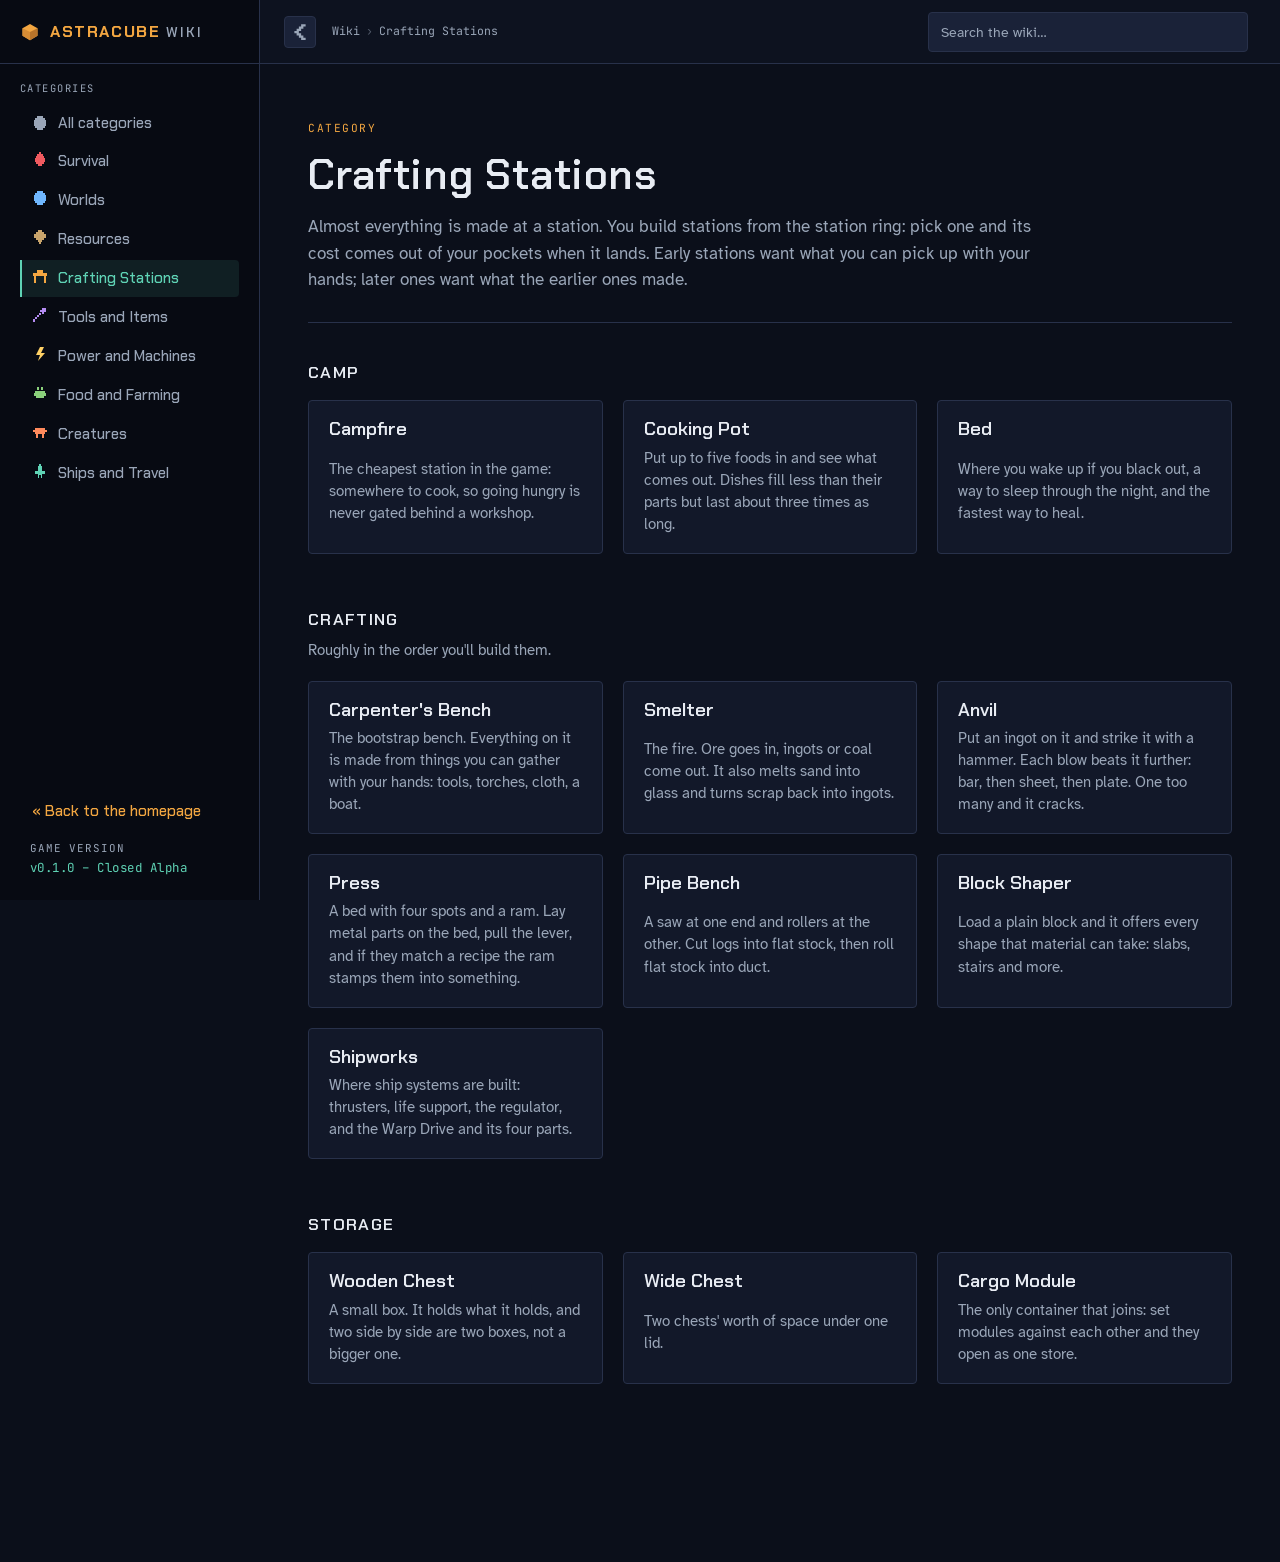
<file: wiki/blueprints.html>
<!doctype html>
<html lang="en">
  <head>
    <meta charset="utf-8">
    <title>Moved · AstraCube Wiki</title>
    <meta http-equiv="refresh" content="0; url=category.html?c=stations">
    <link rel="canonical" href="category.html?c=stations">
  </head>
  <body style="background:#0b0f1a;color:#e8ecf3;font-family:sans-serif;padding:24px">
    This page has moved to the <a style="color:#5fd3b5" href="category.html?c=stations">new wiki</a>.
  </body>
</html>
</file>
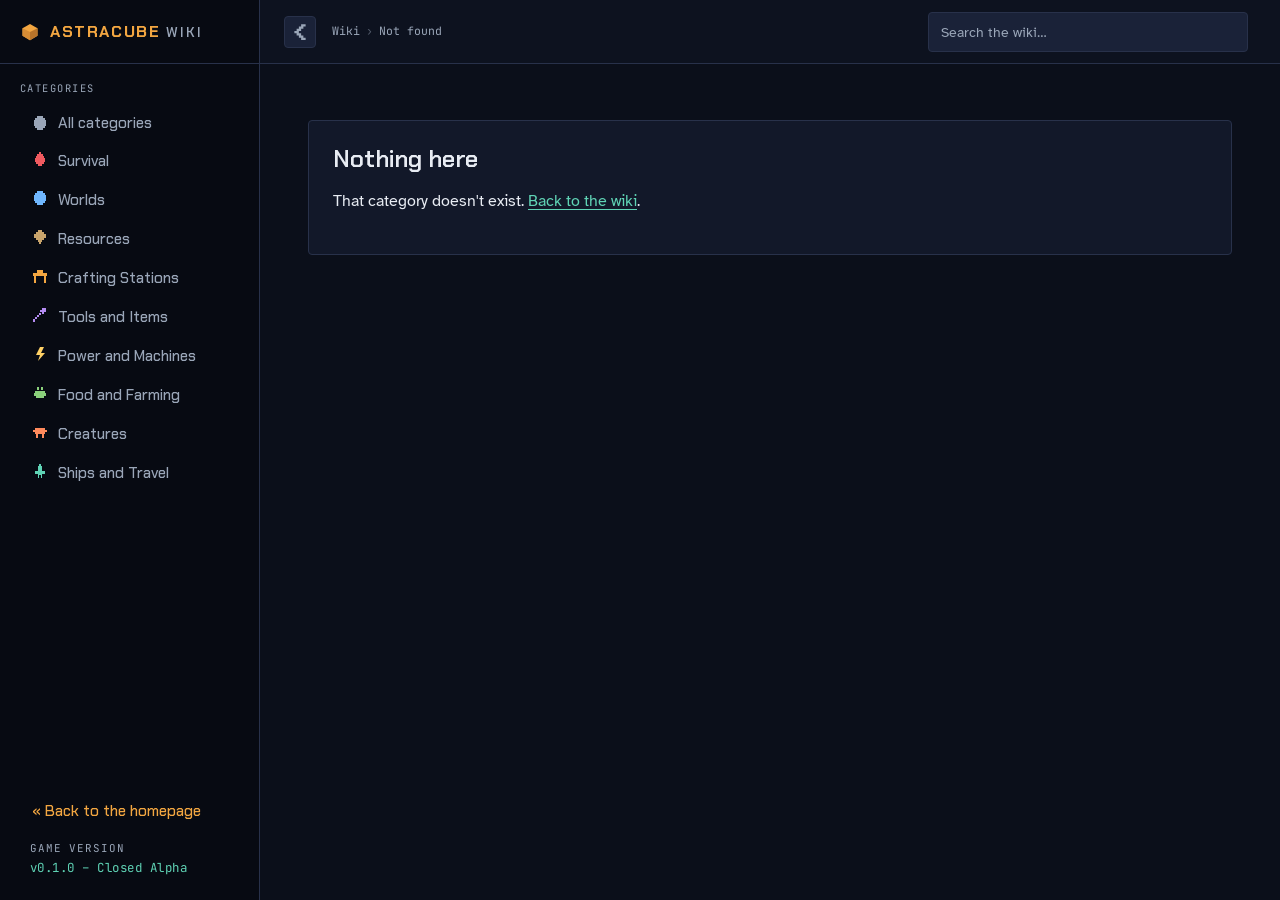
<file: wiki/category.html>
<!doctype html>
<html lang="en">
  <head>
    <meta charset="utf-8">
    <meta name="viewport" content="width=device-width, initial-scale=1">
    <title>Category · AstraCube Wiki</title>
    <meta name="description" content="The AstraCube wiki: worlds, resources, crafting, power, food, creatures and ships, written from the game's own source.">
    <link rel="preconnect" href="https://fonts.googleapis.com">
    <link rel="preconnect" href="https://fonts.gstatic.com" crossorigin>
    <link rel="stylesheet" href="https://fonts.googleapis.com/css2?family=Chakra+Petch:wght@500;600;700&family=JetBrains+Mono:wght@500&family=Atkinson+Hyperlegible:wght@400;700&display=swap">
    <link rel="stylesheet" href="wiki.css">
    <script src="wiki.js" defer></script>
    <script src="data/survival.js" defer></script>
    <script src="data/worlds.js" defer></script>
    <script src="data/resources.js" defer></script>
    <script src="data/stations.js" defer></script>
    <script src="data/items.js" defer></script>
    <script src="data/power.js" defer></script>
    <script src="data/food.js" defer></script>
    <script src="data/creatures.js" defer></script>
    <script src="data/ships.js" defer></script>
  </head>
  <body data-page="category">
    <div class="wiki" id="wiki">
      <noscript><p style="padding:24px">The wiki needs JavaScript to draw its pages.</p></noscript>
    </div>
  </body>
</html>
</file>
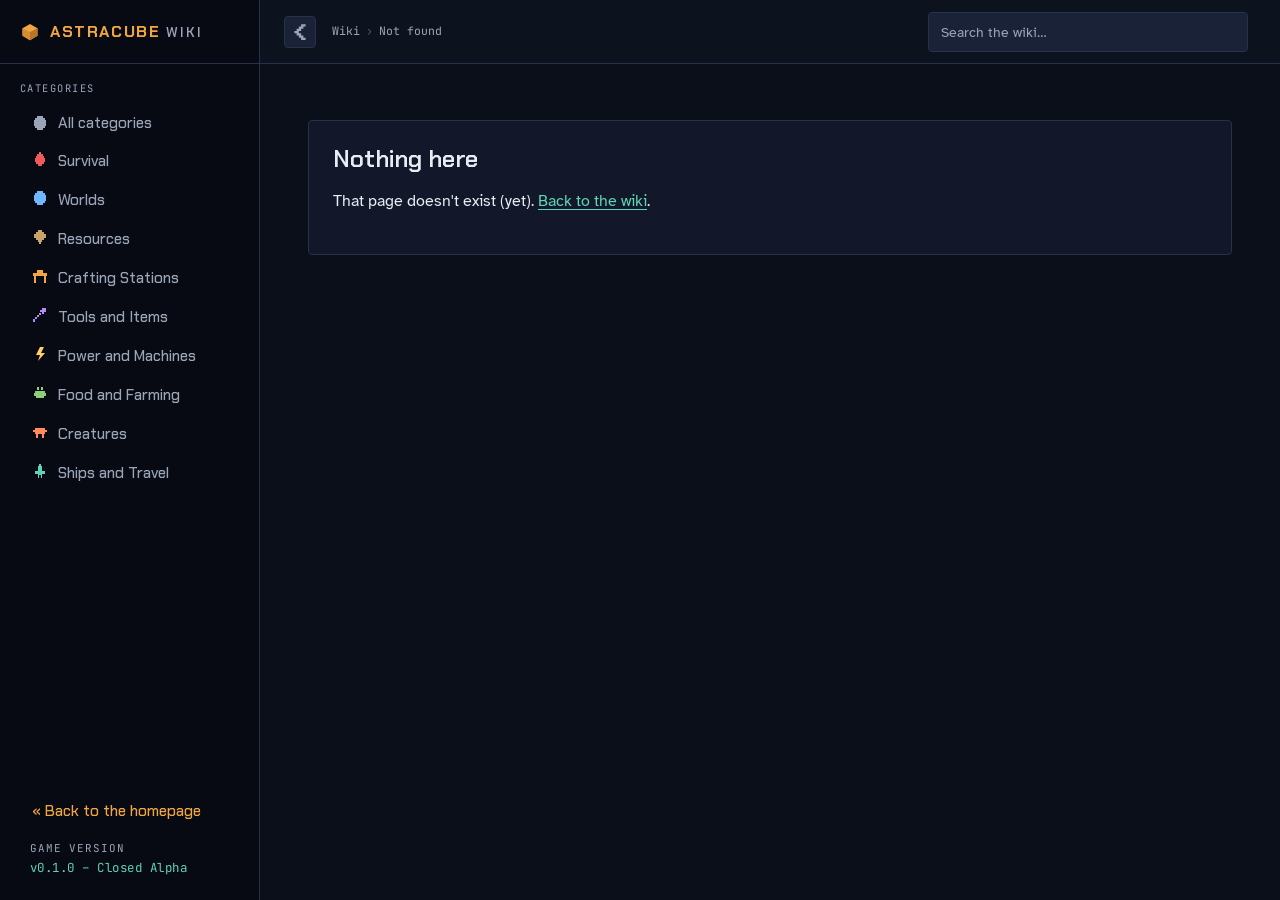
<file: wiki/page.html>
<!doctype html>
<html lang="en">
  <head>
    <meta charset="utf-8">
    <meta name="viewport" content="width=device-width, initial-scale=1">
    <title>AstraCube Wiki</title>
    <meta name="description" content="The AstraCube wiki: worlds, resources, crafting, power, food, creatures and ships, written from the game's own source.">
    <link rel="preconnect" href="https://fonts.googleapis.com">
    <link rel="preconnect" href="https://fonts.gstatic.com" crossorigin>
    <link rel="stylesheet" href="https://fonts.googleapis.com/css2?family=Chakra+Petch:wght@500;600;700&family=JetBrains+Mono:wght@500&family=Atkinson+Hyperlegible:wght@400;700&display=swap">
    <link rel="stylesheet" href="wiki.css">
    <script src="wiki.js" defer></script>
    <script src="data/survival.js" defer></script>
    <script src="data/worlds.js" defer></script>
    <script src="data/resources.js" defer></script>
    <script src="data/stations.js" defer></script>
    <script src="data/items.js" defer></script>
    <script src="data/power.js" defer></script>
    <script src="data/food.js" defer></script>
    <script src="data/creatures.js" defer></script>
    <script src="data/ships.js" defer></script>
  </head>
  <body data-page="entry">
    <div class="wiki" id="wiki">
      <noscript><p style="padding:24px">The wiki needs JavaScript to draw its pages.</p></noscript>
    </div>
  </body>
</html>
</file>
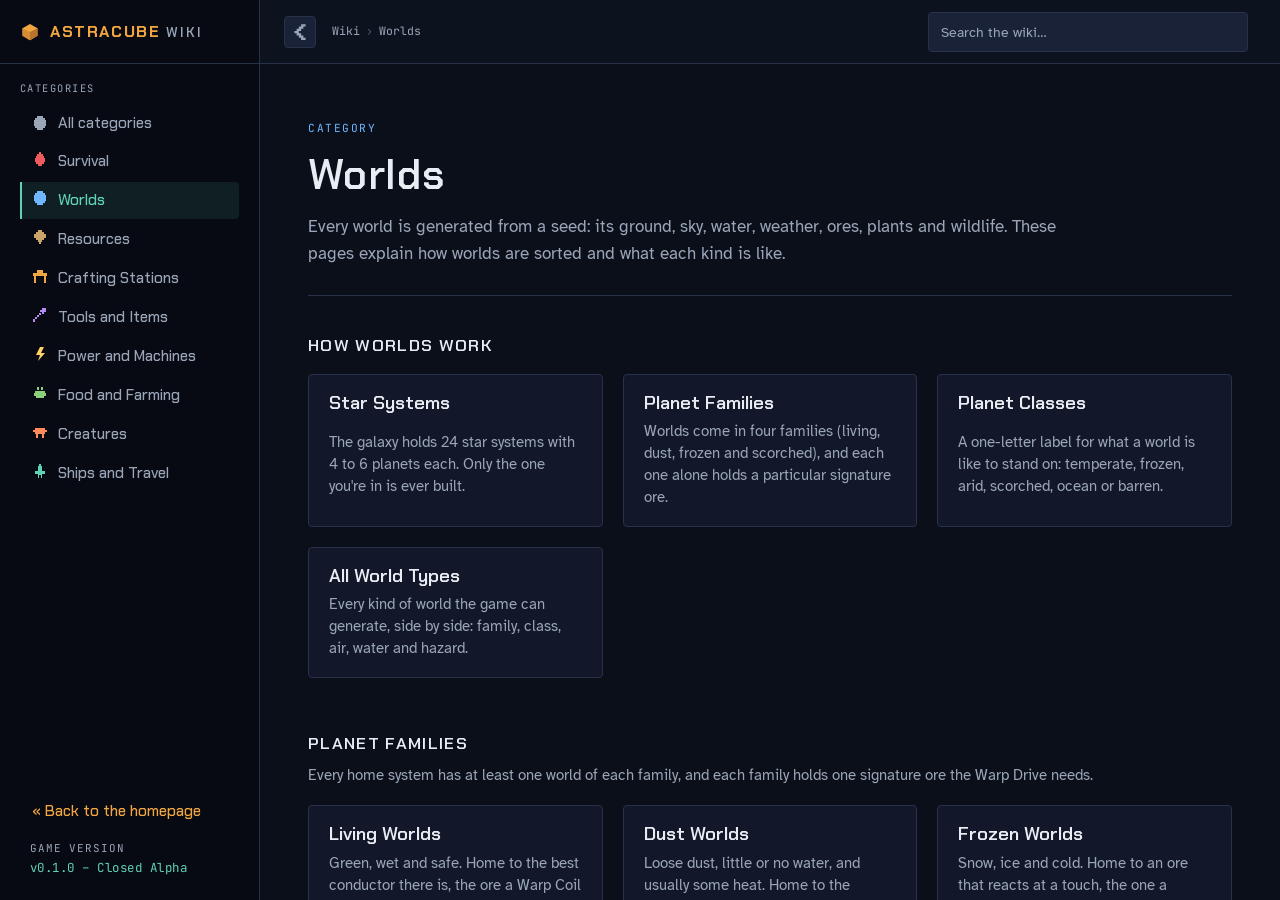
<file: wiki/planets.html>
<!doctype html>
<html lang="en">
  <head>
    <meta charset="utf-8">
    <title>Moved · AstraCube Wiki</title>
    <meta http-equiv="refresh" content="0; url=category.html?c=worlds">
    <link rel="canonical" href="category.html?c=worlds">
  </head>
  <body style="background:#0b0f1a;color:#e8ecf3;font-family:sans-serif;padding:24px">
    This page has moved to the <a style="color:#5fd3b5" href="category.html?c=worlds">new wiki</a>.
  </body>
</html>
</file>
<file: wiki/wiki.css>
/* =========================================================================
   ASTRACUBE WIKI — shared styles for the hub, category and entry pages.
   Mobile-first: base styles are for phones, with min-width breakpoints at
   768px (tablet) and 1024px (sidebar layout), matching the main site.
   ========================================================================= */
:root {
  color-scheme: dark;
  --ink: #0b0f1a;
  --ink-2: #121829;
  --ink-3: #1a2238;
  --line: #28314a;
  --steel: #9aa6b8;
  --text: #e8ecf3;
  --lamp: #f2a641;
  --aurora: #5fd3b5;
  --alarm: #ef5a5f;

  --display: "Chakra Petch", "Bahnschrift", "Arial Narrow", sans-serif;
  --body: "Atkinson Hyperlegible", "Segoe UI", system-ui, sans-serif;
  --mono: "JetBrains Mono", ui-monospace, Consolas, monospace;

  --bar-h: 64px;   /* desktop height of the sidebar header and the content top bar */
}

* { box-sizing: border-box; }
html { background: var(--ink); }
body {
  margin: 0;
  background: var(--ink);
  color: var(--text);
  font: 400 1rem/1.6 var(--body);
  -webkit-font-smoothing: antialiased;
}
a { color: var(--aurora); text-underline-offset: 3px; }
a:hover { color: var(--text); }
:focus-visible { outline: 2px solid var(--aurora); outline-offset: 2px; border-radius: 2px; }
h1, h2, h3 { font-family: var(--display); font-weight: 600; line-height: 1.15; margin: 0; }

/* ---------- frame ---------- */
.wiki { min-height: 100vh; }

/* Mobile: the sidebar is a slim bar on top; its category list folds away. */
.side {
  position: sticky;
  top: 0;
  z-index: 50;
  background: #070a12;
  border-bottom: 1px solid var(--line);
}
.side-top {
  display: flex;
  align-items: center;
  justify-content: space-between;
  gap: 12px;
  min-height: 52px;
  padding: 0 0 0 16px;
}
.brand {
  display: flex;
  align-items: center;
  gap: 10px;
  font-family: var(--display);
  font-weight: 700;
  font-size: 1rem;
  letter-spacing: 0.1em;
  color: var(--lamp);
  text-decoration: none;
}
.brand svg { width: 20px; height: 20px; flex: none; }
.brand small { color: var(--steel); font-weight: 600; letter-spacing: 0.14em; }
.menu-btn {
  align-self: stretch;
  display: flex;
  align-items: center;
  gap: 8px;
  padding: 0 16px;
  background: none;
  border: 0;
  border-left: 1px solid var(--line);
  color: var(--steel);
  font: 600 0.8rem var(--display);
  letter-spacing: 0.12em;
  text-transform: uppercase;
  cursor: pointer;
}
.menu-btn:hover { color: var(--text); }
.side-body { display: none; padding: 12px 16px 20px; border-top: 1px solid var(--line); }
.side.open .side-body { display: block; max-height: calc(100vh - 52px); overflow-y: auto; }

.side-label {
  display: block;
  margin: 18px 0 8px;
  font-family: var(--mono);
  font-size: 0.65rem;
  letter-spacing: 0.14em;
  text-transform: uppercase;
  color: var(--steel);
}
.side-links { list-style: none; margin: 0; padding: 0; display: grid; gap: 2px; }
.side-links a {
  display: flex;
  align-items: center;
  gap: 10px;
  padding: 8px 10px;
  border-left: 2px solid transparent;
  border-radius: 0 4px 4px 0;
  font: 500 0.95rem var(--display);
  color: var(--steel);
  text-decoration: none;
}
.side-links a:hover { background: var(--ink-3); color: var(--text); }
.side-links a.active { background: rgba(95, 211, 181, 0.1); border-left-color: var(--aurora); color: var(--aurora); }
.side-links .ico { width: 16px; height: 16px; flex: none; }
.side-links .home-link { color: var(--lamp); }
.side-bottom { padding-top: 16px; }
.version {
  margin: 12px 10px 0;
  font: 0.68rem var(--mono);
  letter-spacing: 0.08em;
  text-transform: uppercase;
  color: var(--steel);
}
.version span { display: block; margin-top: 4px; color: var(--aurora); letter-spacing: 0.04em; text-transform: none; font-size: 0.78rem; }

/* ---------- search ---------- */
.search { position: relative; }
.search input {
  width: 100%;
  padding: 10px 12px;
  background: var(--ink-3);
  border: 1px solid var(--line);
  border-radius: 4px;
  color: var(--text);
  font: 0.9rem var(--body);
}
.search input::placeholder { color: var(--steel); }
.search input:focus { outline: none; border-color: var(--aurora); }
.search-results {
  position: absolute;
  left: 0; right: 0; top: calc(100% + 4px);
  z-index: 60;
  max-height: 60vh;
  overflow-y: auto;
  margin: 0; padding: 4px;
  list-style: none;
  background: #070a12;
  border: 1px solid var(--line);
  border-radius: 4px;
  box-shadow: 0 12px 24px rgba(0, 0, 0, 0.5);
}
.search-results[hidden] { display: none; }
.search-results a { display: block; padding: 8px 10px; border-radius: 3px; color: var(--text); text-decoration: none; }
.search-results a:hover, .search-results a.hl { background: var(--ink-3); }
.search-results small { display: block; color: var(--steel); font-size: 0.78rem; }
.search-results .none { padding: 8px 10px; color: var(--steel); font-size: 0.85rem; }

/* ---------- main column ---------- */
/* ---------- content column: top bar + centred page ---------- */
.content { min-width: 0; }
.topbar {
  background: #0d121f;
  border-bottom: 1px solid var(--line);
}
.topbar-inner {
  padding: 10px 16px;
  display: flex;
  flex-wrap: wrap;
  align-items: center;
  justify-content: space-between;
  gap: 10px 16px;
}
.topbar .search { flex: 1 1 100%; }
.main { padding: 32px 16px 80px; max-width: 1040px; margin-inline: auto; }
.crumbs {
  display: flex;
  flex-wrap: wrap;
  gap: 6px;
  margin: 0;
  font-family: var(--mono);
  font-size: 0.72rem;
  color: var(--steel);
}
.crumbs a { color: var(--steel); text-decoration: none; }
.crumbs-wrap { display: flex; align-items: center; gap: 16px; min-width: 0; margin-left: -8px; }
.back {
  display: grid;
  place-items: center;
  flex: none;
  width: 32px;
  height: 32px;
  background: var(--ink-3);
  border: 1px solid var(--line);
  border-radius: 4px;
  color: var(--steel);
}
.back svg { width: 18px; height: 18px; }
.back:hover { border-color: var(--aurora); color: var(--aurora); }
.crumbs a:hover { color: var(--text); }
.crumbs span[aria-hidden] { opacity: 0.5; }

.label {
  font-family: var(--mono);
  font-size: 0.7rem;
  letter-spacing: 0.14em;
  text-transform: uppercase;
  color: var(--aurora);
}
.page-head { display: grid; gap: 14px; padding-bottom: 28px; margin-bottom: 40px; border-bottom: 1px solid var(--line); }
.page-head h1 { font-size: clamp(1.9rem, 6vw, 2.6rem); letter-spacing: 0.02em; }
.lede { margin: 0; color: var(--steel); font-size: 1.08rem; line-height: 1.55; max-width: 68ch; }

/* ---------- hub: category cards ---------- */
.cards { display: grid; grid-template-columns: 1fr; gap: 16px; }
.card {
  position: relative;
  display: grid;
  grid-template-columns: auto 1fr;
  gap: 4px 14px;
  align-items: start;
  padding: 22px;
  background: var(--ink-2);
  border: 1px solid var(--line);
  border-radius: 4px;
  color: inherit;
  text-decoration: none;
  transition: border-color 0.15s, background-color 0.15s;
}
.card:hover { border-color: var(--accent, var(--aurora)); background: #151c30; color: inherit; }
.card .ico { grid-row: span 2; width: 32px; height: 32px; color: var(--accent, var(--aurora)); }
.card h2, .card h3 { font-size: 1.15rem; color: var(--text); }
.card p { grid-column: 2; margin: 0; color: var(--steel); font-size: 0.92rem; line-height: 1.5; }
.card .count { position: absolute; top: 16px; right: 16px; font-family: var(--mono); font-size: 0.68rem; color: var(--steel); }
.card.entry { grid-template-columns: 1fr; gap: 6px; padding: 18px 20px; }
.card.entry p { grid-column: 1; }

.intro { display: grid; gap: 14px; margin-bottom: 28px; }
.intro p { margin: 0; color: var(--steel); max-width: 70ch; }

.group { margin-top: 56px; }
.group:first-of-type { margin-top: 0; }
.group > h2 {
  display: flex;
  align-items: baseline;
  gap: 10px;
  margin-bottom: 18px;
  font-size: 1.05rem;
  letter-spacing: 0.08em;
  text-transform: uppercase;
  color: var(--text);
}
.group > p { margin: -8px 0 18px; color: var(--steel); font-size: 0.92rem; }

/* ---------- entry page ---------- */
.entry-layout { display: grid; grid-template-columns: minmax(0, 1fr); gap: 36px; }
.infobox {
  align-self: start;
  background: var(--ink-2);
  border: 1px solid var(--line);
  border-top: 3px solid var(--accent, var(--aurora));
  border-radius: 4px;
  overflow: hidden;
}
.infobox h2 {
  padding: 12px 16px;
  font-size: 1rem;
  letter-spacing: 0.04em;
  border-bottom: 1px solid var(--line);
}
.infobox dl { margin: 0; display: grid; grid-template-columns: auto 1fr; }
.infobox dt, .infobox dd { margin: 0; padding: 12px 16px; border-bottom: 1px solid rgba(40, 49, 74, 0.6); font-size: 0.9rem; }
.infobox dt { color: var(--steel); font-family: var(--mono); font-size: 0.72rem; letter-spacing: 0.06em; text-transform: uppercase; padding-top: 14px; }
.infobox dd { color: var(--text); }
.infobox dl > :nth-last-child(-n + 2) { border-bottom: 0; }
.swatch { display: inline-block; width: 12px; height: 12px; margin-right: 6px; vertical-align: -1px; border: 1px solid rgba(255, 255, 255, 0.25); border-radius: 2px; }

.prose { display: grid; gap: 40px; min-width: 0; }
.prose section { display: grid; gap: 16px; }
.prose h2 { font-size: 1.3rem; letter-spacing: 0.02em; padding-bottom: 10px; border-bottom: 1px solid rgba(40, 49, 74, 0.6); }
.prose p { margin: 0; max-width: 70ch; }
.prose ul, .prose ol { margin: 0; padding-left: 1.3em; display: grid; gap: 10px; max-width: 70ch; }
.prose strong { color: var(--text); }
.note {
  padding: 12px 14px;
  background: rgba(242, 166, 65, 0.08);
  border-left: 3px solid var(--lamp);
  border-radius: 0 4px 4px 0;
  color: var(--text);
  font-size: 0.95rem;
}
.table-wrap { overflow-x: auto; border: 1px solid var(--line); border-radius: 4px; }
.prose table { width: 100%; border-collapse: collapse; font-size: 0.9rem; }
.prose th, .prose td { padding: 12px 14px; text-align: left; vertical-align: top; border-bottom: 1px solid rgba(40, 49, 74, 0.6); }
.prose th { background: var(--ink-2); color: var(--steel); font-family: var(--mono); font-size: 0.7rem; font-weight: 500; letter-spacing: 0.08em; text-transform: uppercase; white-space: nowrap; }
.prose tr:last-child td { border-bottom: 0; }

.related { display: flex; flex-wrap: wrap; gap: 8px; }
.chip {
  display: inline-block;
  padding: 6px 12px;
  background: var(--ink-2);
  border: 1px solid var(--line);
  border-radius: 999px;
  color: var(--text);
  font-size: 0.85rem;
  text-decoration: none;
}
.chip:hover { border-color: var(--aurora); color: var(--aurora); }

.pager { display: grid; grid-template-columns: 1fr 1fr; gap: 16px; margin-top: 64px; padding-top: 28px; border-top: 1px solid var(--line); }
.pager a { display: grid; gap: 2px; padding: 12px 14px; background: var(--ink-2); border: 1px solid var(--line); border-radius: 4px; color: var(--text); text-decoration: none; }
.pager a:hover { border-color: var(--aurora); }
.pager small { font: 0.68rem var(--mono); letter-spacing: 0.1em; text-transform: uppercase; color: var(--steel); }
.pager .next { text-align: right; grid-column: 2; }

.hub-note { margin-top: 40px; font-size: 0.9rem; color: var(--steel); }
.hub-note strong { color: var(--text); }

.missing { padding: 24px; background: var(--ink-2); border: 1px solid var(--line); border-radius: 4px; }

/* ---------- 768px: tablets ---------- */
@media (min-width: 768px) {
  .topbar-inner { padding: 10px 24px; flex-wrap: nowrap; }
  .topbar .search { flex: 0 1 320px; }
  .main { padding: 44px 32px 96px; }
  .cards { grid-template-columns: repeat(2, minmax(0, 1fr)); gap: 20px; }
  .cards.entries { grid-template-columns: repeat(3, minmax(0, 1fr)); }
  .entry-layout { grid-template-columns: minmax(0, 1fr) 300px; align-items: start; }
  .infobox { grid-column: 2; grid-row: 1; position: sticky; top: 72px; }
  .prose { grid-column: 1; grid-row: 1; }
}

/* ---------- 1024px: fixed sidebar ---------- */
@media (min-width: 1024px) {
  .wiki { display: grid; grid-template-columns: 260px minmax(0, 1fr); }
  .side {
    height: 100vh;
    border-bottom: 0;
    border-right: 1px solid var(--line);
    display: flex;
    flex-direction: column;
    overflow-y: auto;
  }
  /* Same height as the content top bar, so the two bottom borders line up */
  .side-top { height: var(--bar-h); min-height: 0; padding: 0 20px; border-bottom: 1px solid var(--line); }
  .menu-btn { display: none; }
  .side-body, .side.open .side-body { display: flex; flex-direction: column; flex: 1; max-height: none; overflow: visible; padding: 16px 20px 24px; border-top: 0; }
  .side-bottom { margin-top: auto; padding-top: 24px; }
  .topbar { position: sticky; top: 0; z-index: 40; height: var(--bar-h); }
  .topbar-inner { height: 100%; padding: 0 32px; }
  .main { padding: 56px 48px 112px; }
  .infobox { top: 84px; }
}
</file>
